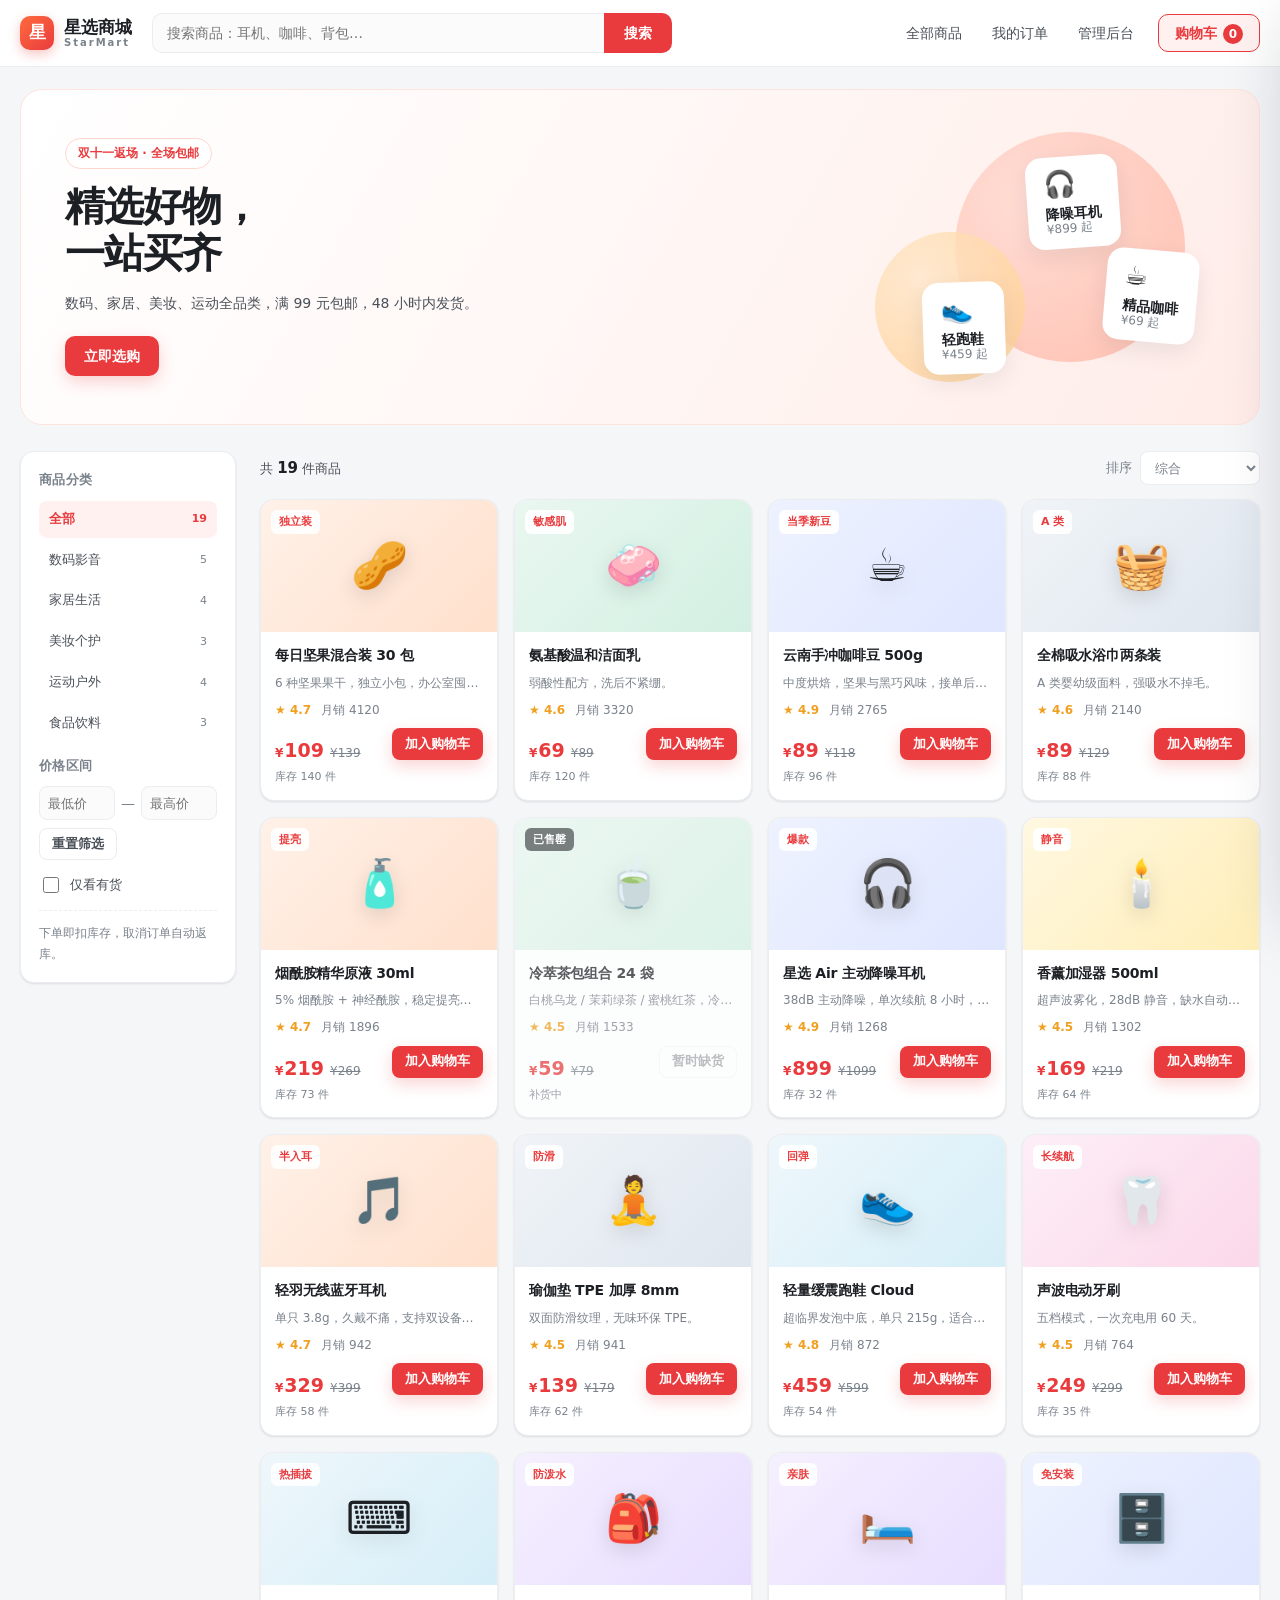
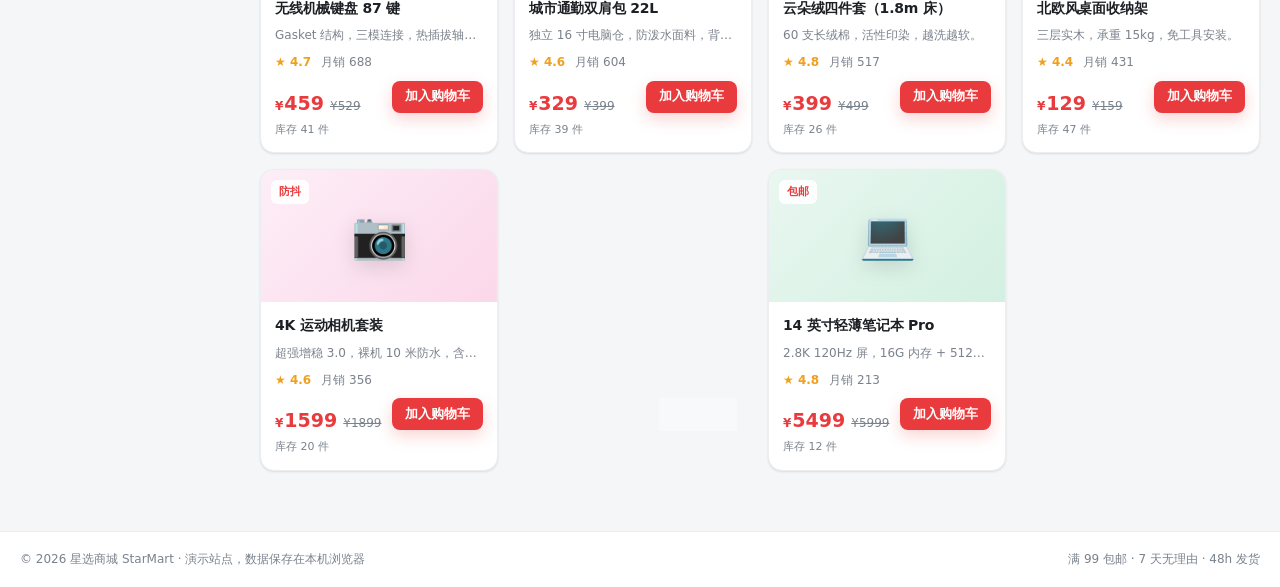
<file: demo/ecommerce/index.html>
<!DOCTYPE html>
<html lang="zh-CN">
<head>
<meta charset="UTF-8">
<meta name="viewport" content="width=device-width, initial-scale=1.0">
<title>星选商城 StarMart · 全品类电商</title>
<link rel="stylesheet" href="styles.css">
</head>
<body>

<header class="topbar">
  <div class="wrap topbar-inner">
    <a class="logo" href="#" data-action="go-shop">
      <span class="logo-mark">星</span>
      <span class="logo-text">星选商城<em>StarMart</em></span>
    </a>

    <div class="search">
      <input id="search-input" type="search" placeholder="搜索商品：耳机、咖啡、背包…" autocomplete="off" aria-label="搜索商品">
      <button class="search-btn" data-action="go-shop" aria-label="搜索">搜索</button>
    </div>

    <nav class="nav">
      <button class="nav-link" data-action="go-shop">全部商品</button>
      <button class="nav-link" data-action="go-orders">我的订单<span id="order-badge" class="dot-badge" hidden></span></button>
      <button class="nav-link" data-action="go-admin">管理后台</button>
      <button class="cart-btn" data-action="open-cart" aria-label="购物车">
        购物车<span id="cart-count" class="count">0</span>
      </button>
    </nav>
  </div>
</header>

<main class="wrap">

  <!-- ===================== 商城 ===================== -->
  <section id="view-shop" class="view">
    <div class="hero">
      <div class="hero-copy">
        <span class="hero-tag">双十一返场 · 全场包邮</span>
        <h1>精选好物，<br>一站买齐</h1>
        <p>数码、家居、美妆、运动全品类，满 99 元包邮，48 小时内发货。</p>
        <button class="btn btn-primary" data-action="scroll-products">立即选购</button>
      </div>
      <div class="hero-art" aria-hidden="true">
        <span class="blob b1"></span><span class="blob b2"></span>
        <div class="float-card">🎧<b>降噪耳机</b><small>¥899 起</small></div>
        <div class="float-card alt">☕<b>精品咖啡</b><small>¥69 起</small></div>
        <div class="float-card alt2">👟<b>轻跑鞋</b><small>¥459 起</small></div>
      </div>
    </div>

    <div id="products" class="shop-body">
      <aside class="filters">
        <div class="filter-block">
          <h3>商品分类</h3>
          <div id="category-list" class="cat-list"></div>
        </div>
        <div class="filter-block">
          <h3>价格区间</h3>
          <div class="price-row">
            <input id="price-min" type="number" min="0" placeholder="最低价" aria-label="最低价">
            <span>—</span>
            <input id="price-max" type="number" min="0" placeholder="最高价" aria-label="最高价">
          </div>
          <button class="btn btn-ghost btn-sm" data-action="clear-filters">重置筛选</button>
        </div>
        <div class="filter-block">
          <label class="switch-row">
            <input id="in-stock-only" type="checkbox">
            <span>仅看有货</span>
          </label>
        </div>
        <div class="filter-tip">下单即扣库存，取消订单自动返库。</div>
      </aside>

      <div class="list-area">
        <div class="toolbar">
          <div class="result-meta">共 <b id="result-count">0</b> 件商品<em id="result-query"></em></div>
          <label class="sort">
            排序
            <select id="sort-select">
              <option value="default">综合</option>
              <option value="sales">销量优先</option>
              <option value="price-asc">价格从低到高</option>
              <option value="price-desc">价格从高到低</option>
              <option value="rating">评分优先</option>
            </select>
          </label>
        </div>
        <div id="product-grid" class="product-grid"></div>
        <div id="empty-state" class="empty" hidden>
          <div class="empty-icon">🔍</div>
          <p>没有符合条件的商品</p>
          <button class="btn btn-ghost" data-action="clear-filters">清除筛选条件</button>
        </div>
      </div>
    </div>
  </section>

  <!-- ===================== 结算 ===================== -->
  <section id="view-checkout" class="view" hidden>
    <div class="page-head">
      <button class="link-back" data-action="go-shop">← 返回商城</button>
      <h2>确认订单</h2>
    </div>
    <div class="checkout-grid">
      <div class="panel">
        <h3 class="panel-title">收货信息</h3>
        <div class="form-grid">
          <label class="field"><span>收货人 <i>*</i></span>
            <input id="ship-name" type="text" placeholder="请输入姓名" autocomplete="name">
          </label>
          <label class="field"><span>手机号 <i>*</i></span>
            <input id="ship-phone" type="tel" inputmode="numeric" maxlength="11" placeholder="11 位手机号" autocomplete="tel">
          </label>
          <label class="field field-wide"><span>详细地址 <i>*</i></span>
            <input id="ship-addr" type="text" placeholder="省 / 市 / 区 + 街道门牌" autocomplete="street-address">
          </label>
          <label class="field field-wide"><span>订单备注</span>
            <input id="ship-note" type="text" placeholder="选填，如：工作日送达">
          </label>
        </div>

        <h3 class="panel-title">配送方式</h3>
        <div class="ship-options">
          <label class="ship-option">
            <input type="radio" name="shipping" value="standard" checked>
            <span><b>标准配送</b><small>2-3 天送达 · 满 99 元包邮</small></span>
          </label>
          <label class="ship-option">
            <input type="radio" name="shipping" value="express">
            <span><b>次日达</b><small>次日 18:00 前送达 · +¥15</small></span>
          </label>
        </div>
      </div>

      <div class="panel panel-summary">
        <h3 class="panel-title">商品清单</h3>
        <div id="checkout-items" class="checkout-items"></div>
        <div class="coupon-row">
          <input id="coupon-input" type="text" placeholder="输入优惠码：SAVE10 / NEW30" aria-label="优惠码">
          <button class="btn btn-ghost btn-sm" data-action="apply-coupon">使用</button>
        </div>
        <div id="coupon-hint" class="coupon-hint"></div>
        <dl class="totals">
          <div><dt>商品小计</dt><dd id="sum-subtotal">¥0.00</dd></div>
          <div><dt>优惠</dt><dd id="sum-discount" class="minus">-¥0.00</dd></div>
          <div><dt>运费</dt><dd id="sum-shipping">¥0.00</dd></div>
          <div class="total"><dt>应付总额</dt><dd id="sum-total">¥0.00</dd></div>
        </dl>
        <button class="btn btn-primary btn-block" data-action="place-order">提交订单</button>
        <p class="fineprint">提交即按当前库存锁定商品，库存不足会自动提示。</p>
      </div>
    </div>
  </section>

  <!-- ===================== 我的订单 ===================== -->
  <section id="view-orders" class="view" hidden>
    <div class="page-head">
      <button class="link-back" data-action="go-shop">← 返回商城</button>
      <h2>我的订单</h2>
    </div>
    <div id="order-list" class="order-list"></div>
    <div id="orders-empty" class="empty" hidden>
      <div class="empty-icon">📦</div>
      <p>还没有订单，去挑几件好物吧</p>
      <button class="btn btn-primary" data-action="go-shop">去逛逛</button>
    </div>
  </section>

  <!-- ===================== 管理后台 ===================== -->
  <section id="view-admin" class="view" hidden>
    <div class="page-head">
      <button class="link-back" data-action="go-shop">← 返回商城</button>
      <h2>管理后台</h2>
      <button class="btn btn-ghost btn-sm" data-action="reset-demo">重置演示数据</button>
    </div>

    <div class="stat-row" id="stat-row"></div>

    <div class="panel">
      <h3 class="panel-title">新增商品</h3>
      <div class="form-grid">
        <label class="field"><span>名称</span><input id="np-name" type="text" placeholder="如：机械键盘"></label>
        <label class="field"><span>分类</span>
          <select id="np-category"></select>
        </label>
        <label class="field"><span>价格（元）</span><input id="np-price" type="number" min="0" step="0.01" placeholder="0.00"></label>
        <label class="field"><span>库存</span><input id="np-stock" type="number" min="0" step="1" placeholder="0"></label>
        <label class="field"><span>封面图标</span><input id="np-emoji" type="text" maxlength="4" placeholder="📦"></label>
        <label class="field"><span>卖点标签</span><input id="np-tags" type="text" placeholder="包邮,新品"></label>
        <label class="field field-wide"><span>商品描述</span><input id="np-desc" type="text" placeholder="一句话介绍"></label>
      </div>
      <button class="btn btn-primary" data-action="add-product">上架商品</button>
    </div>

    <div class="panel">
      <h3 class="panel-title">商品管理 <small id="admin-product-count"></small></h3>
      <div class="table-scroll">
        <table class="data-table">
          <thead>
            <tr><th>商品</th><th>分类</th><th>价格</th><th>库存</th><th>销量</th><th>状态</th><th class="ta-right">操作</th></tr>
          </thead>
          <tbody id="admin-product-rows"></tbody>
        </table>
      </div>
    </div>

    <div class="panel">
      <h3 class="panel-title">订单流水 <small id="admin-order-count"></small></h3>
      <div class="table-scroll">
        <table class="data-table">
          <thead>
            <tr><th>订单号</th><th>下单时间</th><th>收货人</th><th>件数</th><th>金额</th><th>状态</th><th class="ta-right">操作</th></tr>
          </thead>
          <tbody id="admin-order-rows"></tbody>
        </table>
      </div>
    </div>
  </section>

</main>

<footer class="footer">
  <div class="wrap footer-inner">
    <span>© 2026 星选商城 StarMart · 演示站点，数据保存在本机浏览器</span>
    <span>满 99 包邮 · 7 天无理由 · 48h 发货</span>
  </div>
</footer>

<!-- ===================== 购物车抽屉 ===================== -->
<div id="cart-mask" class="mask" hidden></div>
<aside id="cart-drawer" class="drawer" aria-hidden="true" aria-label="购物车">
  <div class="drawer-head">
    <h3>购物车 <small id="cart-summary-count"></small></h3>
    <button class="icon-btn" data-action="close-cart" aria-label="关闭">✕</button>
  </div>
  <div id="cart-items" class="cart-items"></div>
  <div id="cart-empty" class="cart-empty" hidden>
    <div class="empty-icon">🛒</div>
    <p>购物车还是空的</p>
    <button class="btn btn-ghost" data-action="close-cart">去挑商品</button>
  </div>
  <div class="drawer-foot">
    <div class="cart-total-row"><span>合计</span><b id="cart-total">¥0.00</b></div>
    <button class="btn btn-primary btn-block" data-action="go-checkout">去结算</button>
    <button class="btn btn-ghost btn-block btn-sm" data-action="clear-cart">清空购物车</button>
  </div>
</aside>

<!-- ===================== 商品详情弹窗 ===================== -->
<div id="modal-mask" class="mask" hidden></div>
<div id="product-modal" class="modal" role="dialog" aria-modal="true" aria-labelledby="pm-name" hidden>
  <button class="icon-btn modal-close" data-action="close-modal" aria-label="关闭">✕</button>
  <div id="pm-body" class="modal-body"></div>
</div>

<!-- ===================== 下单成功弹窗 ===================== -->
<div id="success-mask" class="mask" hidden></div>
<div id="success-modal" class="modal modal-sm" role="dialog" aria-modal="true" hidden>
  <div class="success-check">✓</div>
  <h3>下单成功</h3>
  <p id="success-text"></p>
  <div class="success-actions">
    <button class="btn btn-primary" data-action="go-orders">查看订单</button>
    <button class="btn btn-ghost" data-action="close-success">继续购物</button>
  </div>
</div>

<div id="toast" class="toast" hidden></div>

<script src="app.js"></script>
</body>
</html>
</file>
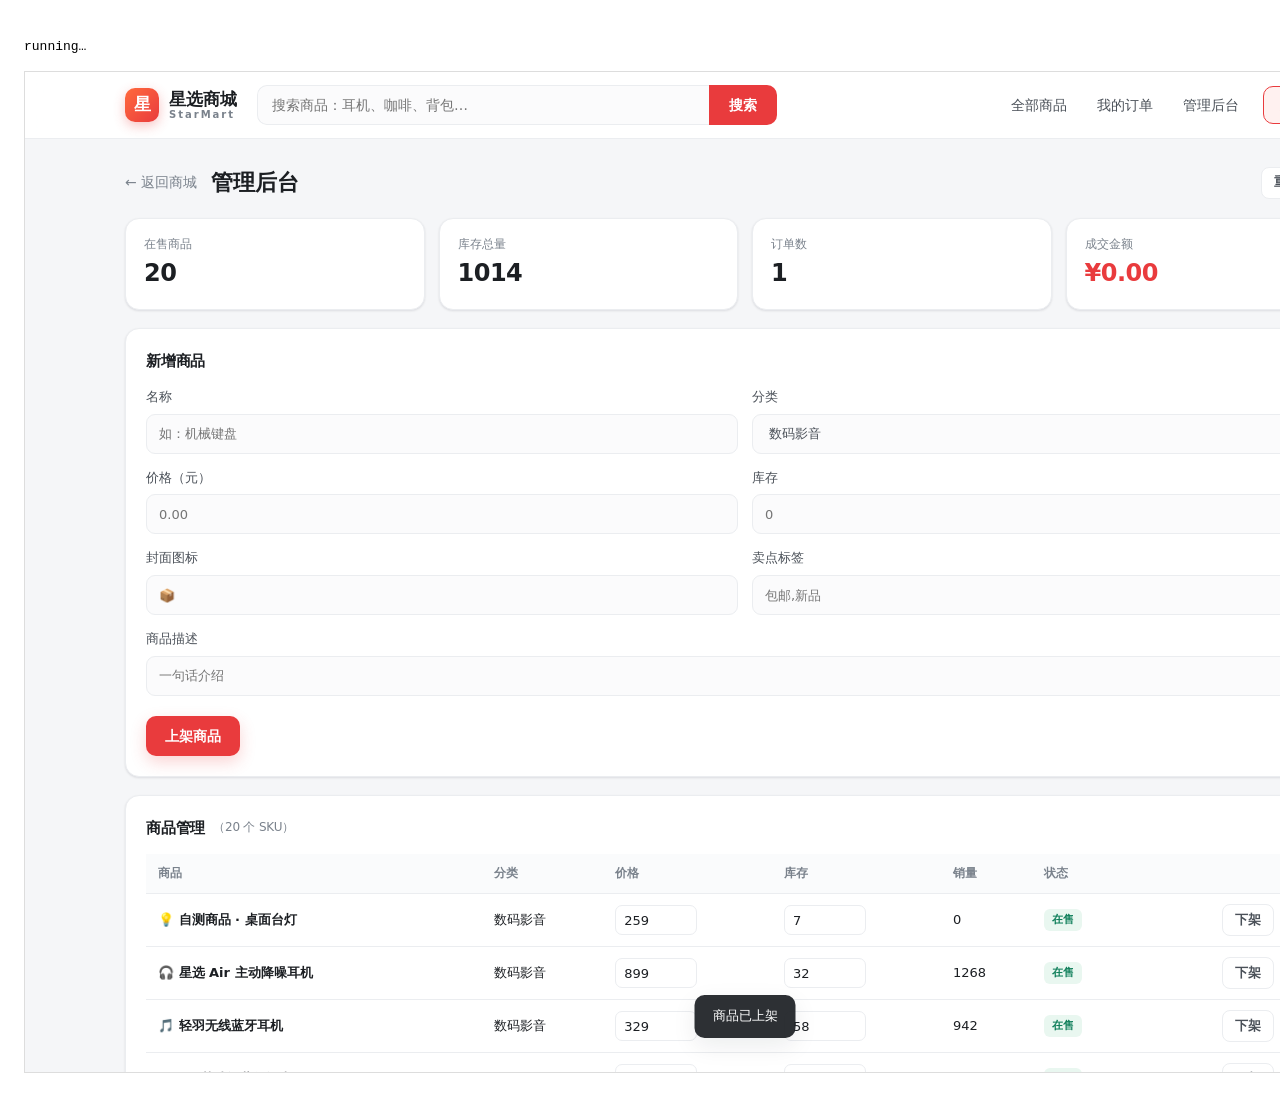
<file: demo/ecommerce/.selftest.html>
<!DOCTYPE html>
<html lang="zh-CN">
<head><meta charset="utf-8"><title>电商页面自测</title>
<style>body{font:13px/1.6 monospace;padding:16px}pre{white-space:pre-wrap}.ok{color:#12805c}.bad{color:#e93b3d}</style>
</head>
<body>
<pre id="report">running…</pre>
<iframe id="app" src="index.html" style="width:1440px;height:1000px;border:1px solid #ddd"></iframe>
<script>
const results = [];
function check(name, cond, extra) {
  results.push((cond ? 'PASS ' : 'FAIL ') + name + (extra === undefined ? '' : '  → ' + extra));
}
const sleep = (ms) => new Promise(r => setTimeout(r, ms));

async function waitFor(fn, timeout = 6000) {
  const start = Date.now();
  while (Date.now() - start < timeout) {
    try { if (fn()) return true; } catch (e) { /* iframe 尚未就绪 */ }
    await sleep(50);
  }
  return false;
}

function fire(win, el, type) {
  el.dispatchEvent(new win.Event(type, { bubbles: true }));
}

(async function run() {
  const frame = document.getElementById('app');
  const errors = [];
  await new Promise(r => frame.addEventListener('load', r, { once: true }));
  let win = frame.contentWindow;
  let doc = frame.contentDocument;
  win.addEventListener('error', e => errors.push(String(e.message)));

  // 从干净状态开始
  win.localStorage.clear();
  frame.src = 'index.html';
  await new Promise(r => frame.addEventListener('load', r, { once: true }));
  win = frame.contentWindow; doc = frame.contentDocument;
  win.addEventListener('error', e => errors.push(String(e.message)));

  check('商品列表渲染', await waitFor(() => doc.querySelectorAll('#product-grid .card').length > 0),
    doc.querySelectorAll('#product-grid .card').length + ' 张卡片');
  check('分类栏渲染', doc.querySelectorAll('#category-list .cat-item').length === 6);

  const q = (sel) => doc.querySelector(sel);
  const qa = (sel) => Array.from(doc.querySelectorAll(sel));
  const click = (sel) => { const el = q(sel); el.click(); return el; };
  const clickIn = (root, sel) => { const el = root.querySelector(sel); el.click(); return el; };

  // ---- 搜索
  const search = q('#search-input');
  search.value = '耳机';
  fire(win, search, 'input');
  await sleep(60);
  check('搜索「耳机」只返回耳机', qa('#product-grid .card').length === 2, qa('#product-grid .card').map(c => c.querySelector('.card-name').textContent).join(' / '));

  click('[data-action="clear-filters"]');
  await sleep(60);
  check('清空筛选后恢复全部商品', qa('#product-grid .card').length === 19, qa('#product-grid .card').length);

  // ---- 分类
  click('[data-action="pick-category"][data-value="食品饮料"]');
  await sleep(60);
  check('按分类「食品饮料」筛选', qa('#product-grid .card').length === 3, qa('#product-grid .card').length);
  click('[data-action="pick-category"][data-value="全部"]');
  await sleep(60);

  // ---- 读取本地数据，选一件价格 ≥200 且有货的商品
  const dump = () => JSON.parse(win.localStorage.getItem('starmart.v1'));
  const before = dump();
  const target = before.products.filter(p => p.active && p.stock > 1 && p.price >= 200)[0];
  check('种子数据可用', Boolean(target), target && target.name + ' ¥' + target.price + ' 库存' + target.stock);

  click(`[data-action="add-cart"][data-id="${target.id}"]`);
  await sleep(60);
  check('加入购物车后角标为 1', q('#cart-count').textContent === '1', q('#cart-count').textContent);

  click('[data-action="open-cart"]');
  await sleep(80);
  check('购物车抽屉打开且有明细', q('#cart-drawer').classList.contains('open') && qa('#cart-items .cart-item').length === 1);
  clickIn(q('#cart-items'), '[data-action="qty-inc"]');
  await sleep(60);
  check('数量 +1 生效', q('#cart-items .qty-num').textContent === '2', q('#cart-items .qty-num').textContent);

  // ---- 结算
  click('[data-action="go-checkout"]');
  await sleep(80);
  check('进入结算页', !q('#view-checkout').hidden);
  q('#ship-name').value = '付小明';
  q('#ship-phone').value = '13800138000';
  q('#ship-addr').value = '湖南省长沙市岳麓区麓山南路 932 号';
  q('#ship-note').value = '工作日送达';
  q('#coupon-input').value = 'SAVE10';
  click('[data-action="apply-coupon"]');
  await sleep(60);

  const subtotal = target.price * 2;
  const expectTotal = subtotal - 20;            // 满 200 减 20；≥99 免运费
  const shownTotal = Number(q('#sum-total').textContent.replace(/[^\d.]/g, ''));
  check('优惠码与总额计算', Math.abs(shownTotal - expectTotal) < 0.01,
    '小计 ' + q('#sum-subtotal').textContent + ' 优惠 ' + q('#sum-discount').textContent + ' 运费 ' + q('#sum-shipping').textContent + ' 合计 ' + q('#sum-total').textContent);

  click('[data-action="place-order"]');
  await sleep(120);
  check('下单成功弹窗', !q('#success-modal').hidden);

  const after = dump();
  const order = after.orders[0];
  const soldProduct = after.products.find(p => p.id === target.id);
  check('订单已入库', after.orders.length === 1, order && order.id);
  check('购物车已清空', after.cart.length === 0 && q('#cart-count').textContent === '0');
  check('库存已扣减 2', soldProduct.stock === target.stock - 2, target.stock + ' → ' + soldProduct.stock);
  check('订单金额与优惠落库', Math.abs(order.total - expectTotal) < 0.01, order.total);
  check('订单状态为待发货', order.status === 'pending');

  // ---- 我的订单
  click('[data-action="go-orders"]');
  await sleep(120);
  check('订单列表出现 1 笔', qa('#order-list .order-card').length === 1);
  check('订单状态标为待发货', q('#order-list .order-status').textContent === '待发货');

  click('[data-action="cancel-order"]');
  await sleep(120);
  const canceled = dump();
  check('取消订单后状态变更', canceled.orders[0].status === 'canceled', canceled.orders[0].status);
  check('取消后库存返还', canceled.products.find(p => p.id === target.id).stock === target.stock);

  // ---- 管理后台
  click('[data-action="go-admin"]');
  await sleep(120);
  check('后台统计卡渲染 4 项', qa('#stat-row .stat-card').length === 4);
  check('后台商品表渲染', qa('#admin-product-rows tr').length === 19, qa('#admin-product-rows tr').length);
  check('后台订单表渲染', qa('#admin-order-rows tr').length === 1);

  q('#np-name').value = '自测商品 · 桌面台灯';
  q('#np-price').value = '259';
  q('#np-stock').value = '7';
  q('#np-emoji').value = '💡';
  q('#np-tags').value = '新品,护眼';
  q('#np-desc').value = '自测用商品';
  click('[data-action="add-product"]');
  await sleep(120);
  check('新增商品写入', dump().products.length === 20 && qa('#admin-product-rows tr').length === 20,
    dump().products.length);
  click('[data-action="go-shop"]');
  await sleep(120);
  check('新商品出现在商城', qa('#product-grid .card').length === 20, qa('#product-grid .card').length);

  // ---- 库存不足校验
  click('[data-action="open-cart"]');
  await sleep(60);
  check('控制台无 JS 报错', errors.length === 0, errors.join(' | '));

  const failed = results.filter(r => r.startsWith('FAIL'));
  document.getElementById('report').innerHTML =
    results.map(r => '<span class="' + (r.startsWith('PASS') ? 'ok' : 'bad') + '">' + r + '</span>').join('\n')
    + '\n\n' + (failed.length ? '结果：' + failed.length + ' 项失败' : '结果：全部 ' + results.length + ' 项通过');
  document.title = failed.length ? 'SELFTEST-FAIL' : 'SELFTEST-OK';
})().catch(err => {
  document.getElementById('report').textContent = 'HARNESS ERROR: ' + err.stack;
  document.title = 'SELFTEST-ERROR';
});
</script>
</body>
</html>
</file>
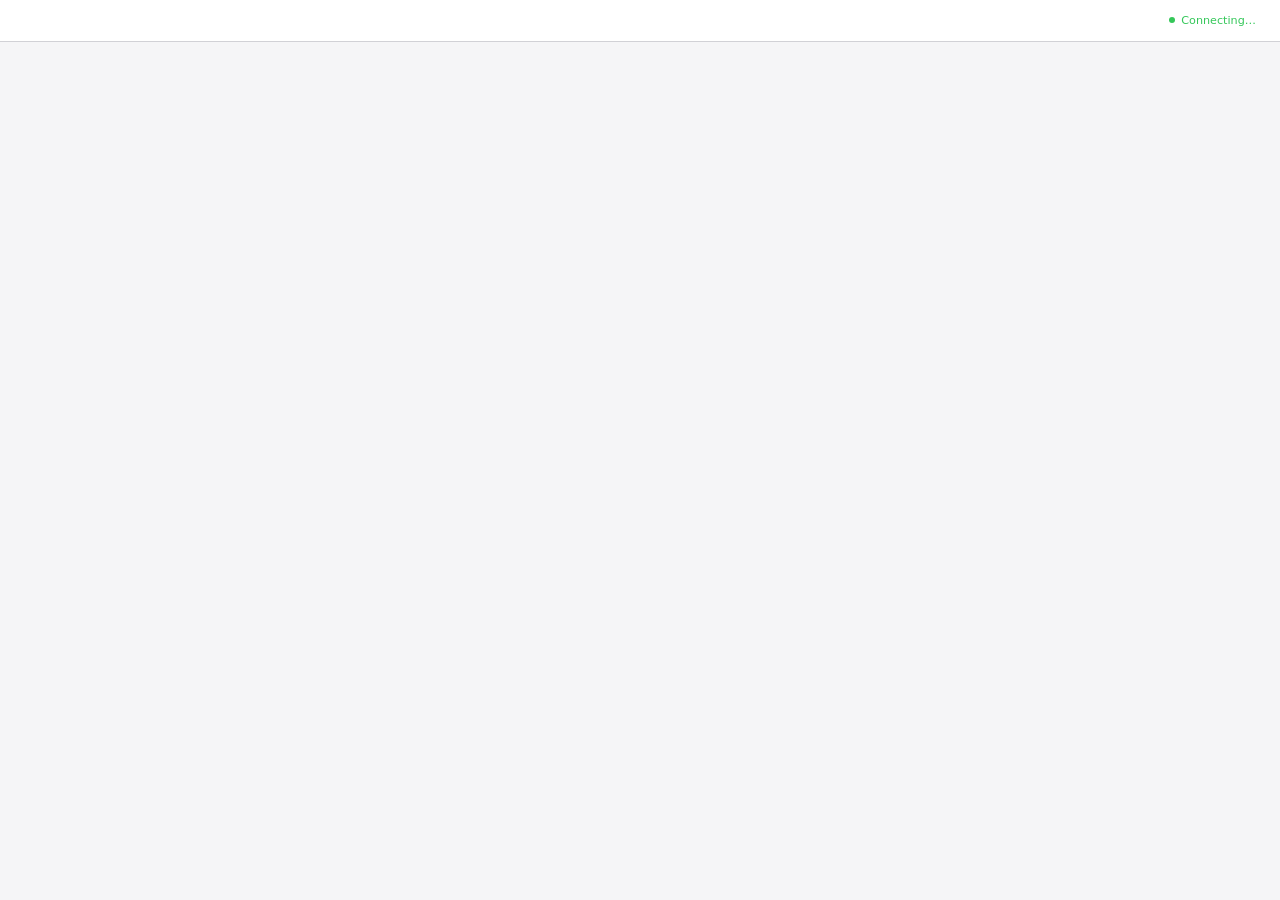
<file: config/skills/sp-brainstorming/references/scripts/frame-template.html>
<!DOCTYPE html>
<html>
<head>
  <meta charset="utf-8">
  <title>Superpowers Brainstorming</title>
  <style>
    /*
     * BRAINSTORM COMPANION FRAME TEMPLATE
     *
     * This template provides a consistent frame with:
     * - OS-aware light/dark theming
     * - Header branding and connection status
     * - Scrollable main content area
     * - CSS helpers for common UI patterns
     *
     * Content is injected via placeholder comment in #frame-content.
     */

    * { box-sizing: border-box; margin: 0; padding: 0; }
    html, body { height: 100%; overflow: hidden; }

    /* ===== THEME VARIABLES ===== */
    :root {
      --bg-primary: #f5f5f7;
      --bg-secondary: #ffffff;
      --bg-tertiary: #e5e5e7;
      --border: #d1d1d6;
      --text-primary: #1d1d1f;
      --text-secondary: #86868b;
      --text-tertiary: #aeaeb2;
      --accent: #0071e3;
      --accent-hover: #0077ed;
      --success: #34c759;
      --warning: #ff9f0a;
      --error: #ff3b30;
      --selected-bg: #e8f4fd;
      --selected-border: #0071e3;
    }

    @media (prefers-color-scheme: dark) {
      :root {
        --bg-primary: #1d1d1f;
        --bg-secondary: #2d2d2f;
        --bg-tertiary: #3d3d3f;
        --border: #424245;
        --text-primary: #f5f5f7;
        --text-secondary: #86868b;
        --text-tertiary: #636366;
        --accent: #0a84ff;
        --accent-hover: #409cff;
        --selected-bg: rgba(10, 132, 255, 0.15);
        --selected-border: #0a84ff;
      }
    }

    body {
      font-family: system-ui, -apple-system, BlinkMacSystemFont, sans-serif;
      background: var(--bg-primary);
      color: var(--text-primary);
      display: flex;
      flex-direction: column;
      line-height: 1.5;
    }

    /* ===== FRAME STRUCTURE ===== */
    .brand { display: flex; align-items: center; min-width: 0; overflow: hidden; color: var(--text-secondary); line-height: 1; }
    .brand a { color: inherit; text-decoration: none; display: flex; align-items: center; gap: 0.5rem; min-width: 0; max-width: 100%; line-height: 1; }
    .brand-copy { display: block; min-width: 0; overflow: hidden; text-overflow: ellipsis; white-space: nowrap; line-height: 1; transform: translateY(-1px); }
    .brand-logo { display: block; height: 1em; width: auto; max-width: 180px; flex-shrink: 0; filter: invert(1); }
    @media (prefers-color-scheme: dark) {
      .brand-logo { filter: none; }
    }
    .status { font-size: 0.7rem; color: var(--status-color, var(--success)); display: flex; align-items: center; gap: 0.4rem; justify-self: end; white-space: nowrap; line-height: 1; }
    .status::before { content: ''; width: 6px; height: 6px; background: var(--status-color, var(--success)); border-radius: 50%; }

    .main { flex: 1; overflow-y: auto; }
    #frame-content { padding: 2rem; min-height: 100%; }

    .header {
      background: var(--bg-secondary);
      border-bottom: 1px solid var(--border);
      padding: 0.5rem 1.5rem;
      flex-shrink: 0;
      display: grid;
      grid-template-columns: minmax(0, 1fr) auto;
      align-items: center;
      gap: 1rem;
      min-height: 42px;
    }
    .header .brand { justify-self: start; width: 100%; font-size: 0.75rem; line-height: 1; }
    .header .status { grid-column: 2; line-height: 1; }
    .header span {
      font-size: 0.75rem;
      color: var(--text-secondary);
    }
    .header .selected-text {
      color: var(--accent);
      font-weight: 500;
    }

    /* ===== TYPOGRAPHY ===== */
    h2 { font-size: 1.5rem; font-weight: 600; margin-bottom: 0.5rem; }
    h3 { font-size: 1.1rem; font-weight: 600; margin-bottom: 0.25rem; }
    .subtitle { color: var(--text-secondary); margin-bottom: 1.5rem; }
    .section { margin-bottom: 2rem; }
    .label { font-size: 0.7rem; color: var(--text-secondary); text-transform: uppercase; letter-spacing: 0.05em; margin-bottom: 0.5rem; }

    /* ===== OPTIONS (for A/B/C choices) ===== */
    .options { display: flex; flex-direction: column; gap: 0.75rem; }
    .option {
      background: var(--bg-secondary);
      border: 2px solid var(--border);
      border-radius: 12px;
      padding: 1rem 1.25rem;
      cursor: pointer;
      transition: all 0.15s ease;
      display: flex;
      align-items: flex-start;
      gap: 1rem;
    }
    .option:hover { border-color: var(--accent); }
    .option.selected { background: var(--selected-bg); border-color: var(--selected-border); }
    .option .letter {
      background: var(--bg-tertiary);
      color: var(--text-secondary);
      width: 1.75rem; height: 1.75rem;
      border-radius: 6px;
      display: flex; align-items: center; justify-content: center;
      font-weight: 600; font-size: 0.85rem; flex-shrink: 0;
    }
    .option.selected .letter { background: var(--accent); color: white; }
    .option .content { flex: 1; }
    .option .content h3 { font-size: 0.95rem; margin-bottom: 0.15rem; }
    .option .content p { color: var(--text-secondary); font-size: 0.85rem; margin: 0; }

    /* ===== CARDS (for showing designs/mockups) ===== */
    .cards { display: grid; grid-template-columns: repeat(auto-fit, minmax(280px, 1fr)); gap: 1rem; }
    .card {
      background: var(--bg-secondary);
      border: 1px solid var(--border);
      border-radius: 12px;
      overflow: hidden;
      cursor: pointer;
      transition: all 0.15s ease;
    }
    .card:hover { border-color: var(--accent); transform: translateY(-2px); box-shadow: 0 4px 12px rgba(0,0,0,0.1); }
    .card.selected { border-color: var(--selected-border); border-width: 2px; }
    .card-image { background: var(--bg-tertiary); aspect-ratio: 16/10; display: flex; align-items: center; justify-content: center; }
    .card-body { padding: 1rem; }
    .card-body h3 { margin-bottom: 0.25rem; }
    .card-body p { color: var(--text-secondary); font-size: 0.85rem; }

    /* ===== MOCKUP CONTAINER ===== */
    .mockup {
      background: var(--bg-secondary);
      border: 1px solid var(--border);
      border-radius: 12px;
      overflow: hidden;
      margin-bottom: 1.5rem;
    }
    .mockup-header {
      background: var(--bg-tertiary);
      padding: 0.5rem 1rem;
      font-size: 0.75rem;
      color: var(--text-secondary);
      border-bottom: 1px solid var(--border);
    }
    .mockup-body { padding: 1.5rem; }

    /* ===== SPLIT VIEW (side-by-side comparison) ===== */
    .split { display: grid; grid-template-columns: 1fr 1fr; gap: 1.5rem; }
    @media (max-width: 700px) { .split { grid-template-columns: 1fr; } }

    /* ===== PROS/CONS ===== */
    .pros-cons { display: grid; grid-template-columns: 1fr 1fr; gap: 1rem; margin: 1rem 0; }
    .pros, .cons { background: var(--bg-secondary); border-radius: 8px; padding: 1rem; }
    .pros h4 { color: var(--success); font-size: 0.85rem; margin-bottom: 0.5rem; }
    .cons h4 { color: var(--error); font-size: 0.85rem; margin-bottom: 0.5rem; }
    .pros ul, .cons ul { margin-left: 1.25rem; font-size: 0.85rem; color: var(--text-secondary); }
    .pros li, .cons li { margin-bottom: 0.25rem; }

    /* ===== PLACEHOLDER (for mockup areas) ===== */
    .placeholder {
      background: var(--bg-tertiary);
      border: 2px dashed var(--border);
      border-radius: 8px;
      padding: 2rem;
      text-align: center;
      color: var(--text-tertiary);
    }

    /* ===== INLINE MOCKUP ELEMENTS ===== */
    .mock-nav { background: var(--accent); color: white; padding: 0.75rem 1rem; display: flex; gap: 1.5rem; font-size: 0.9rem; }
    .mock-sidebar { background: var(--bg-tertiary); padding: 1rem; min-width: 180px; }
    .mock-content { padding: 1.5rem; flex: 1; }
    .mock-button { background: var(--accent); color: white; border: none; padding: 0.5rem 1rem; border-radius: 6px; font-size: 0.85rem; }
    .mock-input { background: var(--bg-primary); border: 1px solid var(--border); border-radius: 6px; padding: 0.5rem; width: 100%; }
  </style>
</head>
<body>
  <div class="header">
    <!-- BRANDING -->
    <div class="status">Connecting…</div>
  </div>

  <div class="main">
    <div id="frame-content">
      <!-- CONTENT -->
    </div>
  </div>

</body>
</html>
</file>
<file: demo/ecommerce/styles.css>
/* ============================================================
   星选商城 StarMart —— 演示用电商前端样式
   纯静态，无外部字体与图片依赖（封面用渐变 + emoji）
   ============================================================ */

:root {
  --brand: #e93b3d;
  --brand-dark: #cc2a2c;
  --brand-soft: #fff1f0;
  --ink: #1c1f23;
  --ink-2: #4a5058;
  --muted: #7a828c;
  --line: #ebedf0;
  --bg: #f5f6f8;
  --card: #ffffff;
  --ok: #12805c;
  --shadow-sm: 0 1px 2px rgba(16, 24, 40, .05), 0 1px 3px rgba(16, 24, 40, .06);
  --shadow-md: 0 8px 24px rgba(16, 24, 40, .08);
  --shadow-lg: 0 24px 60px rgba(16, 24, 40, .18);
  --radius: 14px;
  --radius-sm: 9px;
}

* { box-sizing: border-box; }

html, body { margin: 0; padding: 0; }

body {
  background: var(--bg);
  color: var(--ink);
  font: 14px/1.6 "PingFang SC", "Microsoft YaHei", system-ui, -apple-system, "Segoe UI", sans-serif;
  -webkit-font-smoothing: antialiased;
}

h1, h2, h3, h4 { margin: 0; font-weight: 700; letter-spacing: -.2px; }
p { margin: 0; }
button { font: inherit; color: inherit; cursor: pointer; }
input, select { font: inherit; color: inherit; }
[hidden] { display: none !important; }

.wrap { width: min(1240px, calc(100% - 40px)); margin: 0 auto; }

/* ---------------------------------------------------------- 顶部栏 */
.topbar {
  position: sticky; top: 0; z-index: 40;
  background: rgba(255, 255, 255, .92);
  backdrop-filter: saturate(180%) blur(12px);
  border-bottom: 1px solid var(--line);
}
.topbar-inner {
  display: flex; align-items: center; gap: 20px; height: 66px;
}
.logo { display: flex; align-items: center; gap: 10px; text-decoration: none; color: inherit; flex: none; }
.logo-mark {
  width: 34px; height: 34px; border-radius: 10px; display: grid; place-items: center;
  background: linear-gradient(135deg, #ff6a3d, var(--brand)); color: #fff;
  font-weight: 800; font-size: 17px; box-shadow: 0 4px 12px rgba(233, 59, 61, .3);
}
.logo-text { font-size: 17px; font-weight: 800; line-height: 1.1; display: flex; flex-direction: column; }
.logo-text em { font-size: 10px; font-weight: 600; font-style: normal; letter-spacing: 2px; color: var(--muted); }

.search { flex: 1 1 auto; display: flex; max-width: 520px; }
.search input {
  flex: 1; height: 40px; padding: 0 14px; border: 1.5px solid var(--line);
  border-right: 0; border-radius: 10px 0 0 10px; background: #fbfbfc; outline: none;
  transition: border-color .16s, background .16s;
}
.search input:focus { border-color: var(--brand); background: #fff; }
.search-btn {
  height: 40px; padding: 0 20px; border: 0; border-radius: 0 10px 10px 0;
  background: var(--brand); color: #fff; font-weight: 600;
}
.search-btn:hover { background: var(--brand-dark); }

.nav { display: flex; align-items: center; gap: 6px; margin-left: auto; flex: none; }
.nav-link {
  position: relative; height: 36px; padding: 0 12px; border: 0; border-radius: 9px;
  background: transparent; color: var(--ink-2); font-weight: 500;
}
.nav-link:hover { background: #f2f3f5; color: var(--ink); }
.cart-btn {
  position: relative; height: 38px; padding: 0 16px; margin-left: 6px;
  border: 1.5px solid var(--brand); border-radius: 10px; background: var(--brand-soft);
  color: var(--brand); font-weight: 600;
}
.cart-btn:hover { background: #ffe7e5; }
.cart-btn .count {
  display: inline-grid; place-items: center; min-width: 20px; height: 20px; padding: 0 5px;
  margin-left: 6px; border-radius: 999px; background: var(--brand); color: #fff; font-size: 12px;
}
.dot-badge {
  position: absolute; top: 5px; right: 4px; width: 7px; height: 7px;
  border-radius: 50%; background: var(--brand);
}

/* ---------------------------------------------------------- 首屏 */
.hero {
  position: relative; display: grid; grid-template-columns: 1.05fr .95fr; gap: 24px;
  align-items: center; margin: 22px 0 26px; padding: 42px 44px;
  border-radius: 22px; overflow: hidden;
  background: linear-gradient(120deg, #fff 0%, #fff7f5 48%, #ffece8 100%);
  border: 1px solid #ffe3dd;
}
.hero-copy { position: relative; z-index: 2; }
.hero-tag {
  display: inline-block; margin-bottom: 14px; padding: 5px 12px; border-radius: 999px;
  background: #fff; border: 1px solid #ffd6ce; color: var(--brand); font-size: 12px; font-weight: 600;
}
.hero h1 { font-size: 40px; line-height: 1.18; letter-spacing: -1px; }
.hero p { margin: 14px 0 22px; color: var(--ink-2); max-width: 420px; }
.hero-art { position: relative; height: 250px; }
.blob { position: absolute; border-radius: 50%; filter: blur(0.5px); }
.b1 { width: 230px; height: 230px; right: 30px; top: 0; background: radial-gradient(circle at 30% 30%, #ffd9cf, #ffb9a8); opacity: .85; }
.b2 { width: 150px; height: 150px; right: 190px; bottom: 0; background: radial-gradient(circle at 30% 30%, #ffe7c9, #ffcf8f); opacity: .8; }
.float-card {
  position: absolute; display: flex; flex-direction: column; align-items: flex-start; gap: 2px;
  padding: 14px 18px; border-radius: 16px; background: #fff; box-shadow: var(--shadow-md);
  font-size: 26px; line-height: 1;
}
.float-card b { font-size: 14px; margin-top: 8px; }
.float-card small { font-size: 12px; color: var(--muted); }
.float-card:nth-of-type(1) { right: 96px; top: 24px; transform: rotate(-4deg); }
.float-card.alt { right: 18px; top: 118px; transform: rotate(5deg); }
.float-card.alt2 { right: 210px; top: 150px; transform: rotate(-2deg); }

/* ---------------------------------------------------------- 商城主体 */
.shop-body { display: grid; grid-template-columns: 216px 1fr; gap: 24px; align-items: start; padding-bottom: 40px; }

.filters {
  position: sticky; top: 88px; display: flex; flex-direction: column; gap: 14px;
  padding: 18px; border-radius: var(--radius); background: var(--card);
  border: 1px solid var(--line); box-shadow: var(--shadow-sm);
}
.filter-block h3 { font-size: 13px; color: var(--muted); font-weight: 600; margin-bottom: 10px; letter-spacing: .4px; }
.cat-list { display: flex; flex-direction: column; gap: 4px; }
.cat-item {
  display: flex; align-items: center; justify-content: space-between; gap: 8px;
  padding: 8px 10px; border: 0; border-radius: 8px; background: transparent;
  color: var(--ink-2); text-align: left; font-size: 13px;
}
.cat-item:hover { background: #f5f6f8; color: var(--ink); }
.cat-item.active { background: var(--brand-soft); color: var(--brand); font-weight: 600; }
.cat-item em { font-style: normal; font-size: 11px; color: var(--muted); }
.cat-item.active em { color: var(--brand); }
.price-row { display: flex; align-items: center; gap: 6px; margin-bottom: 8px; }
.price-row input {
  width: 100%; height: 34px; padding: 0 8px; border: 1px solid var(--line);
  border-radius: 8px; background: #fbfbfc; outline: none; font-size: 13px;
}
.price-row input:focus { border-color: var(--brand); background: #fff; }
.price-row span { color: var(--muted); }
.switch-row { display: flex; align-items: center; gap: 8px; font-size: 13px; color: var(--ink-2); cursor: pointer; }
.switch-row input { accent-color: var(--brand); width: 16px; height: 16px; }
.filter-tip { padding-top: 12px; border-top: 1px dashed var(--line); font-size: 12px; color: var(--muted); line-height: 1.7; }

.list-area { min-width: 0; }
.toolbar { display: flex; align-items: center; justify-content: space-between; gap: 12px; margin-bottom: 14px; }
.result-meta { color: var(--ink-2); font-size: 13px; }
.result-meta b { color: var(--ink); font-size: 15px; }
.result-meta em { font-style: normal; color: var(--muted); margin-left: 6px; }
.sort { display: flex; align-items: center; gap: 8px; font-size: 13px; color: var(--muted); }
.sort select {
  height: 34px; padding: 0 10px; border: 1px solid var(--line); border-radius: 8px;
  background: #fff; outline: none;
}

.product-grid { display: grid; grid-template-columns: repeat(auto-fill, minmax(232px, 1fr)); gap: 16px; }

.card {
  display: flex; flex-direction: column; overflow: hidden;
  background: var(--card); border: 1px solid var(--line); border-radius: var(--radius);
  box-shadow: var(--shadow-sm); transition: transform .16s, box-shadow .16s, border-color .16s;
}
.card:hover { transform: translateY(-3px); box-shadow: var(--shadow-md); border-color: #e2e5e9; }
.card.is-out { opacity: .72; }
.card-cover {
  position: relative; height: 132px; display: grid; place-items: center;
  background: linear-gradient(135deg, var(--g1, #eef1f5), var(--g2, #dfe4ea));
  cursor: pointer;
}
.card-cover .emoji { font-size: 46px; filter: drop-shadow(0 6px 10px rgba(0, 0, 0, .12)); }
.card-cover .badge {
  position: absolute; left: 10px; top: 10px; padding: 3px 8px; border-radius: 6px;
  background: rgba(255, 255, 255, .92); color: var(--brand); font-size: 11px; font-weight: 700;
}
.card-cover .badge-soldout { background: rgba(28, 31, 35, .78); color: #fff; }
.card-body { display: flex; flex-direction: column; gap: 8px; padding: 14px; flex: 1; }
.card-name {
  font-size: 14px; font-weight: 650; line-height: 1.4; cursor: pointer;
  display: -webkit-box; -webkit-line-clamp: 2; -webkit-box-orient: vertical; overflow: hidden;
}
.card-name:hover { color: var(--brand); }
.card-desc { font-size: 12px; color: var(--muted); display: -webkit-box; -webkit-line-clamp: 1; -webkit-box-orient: vertical; overflow: hidden; }
.card-meta { display: flex; align-items: center; gap: 10px; font-size: 12px; color: var(--muted); }
.rating { color: #f0a020; font-weight: 600; }
.card-foot { display: flex; align-items: flex-end; justify-content: space-between; gap: 8px; margin-top: auto; }
.price { color: var(--brand); font-weight: 800; font-size: 19px; line-height: 1; }
.price em { font-style: normal; font-size: 12px; font-weight: 700; margin-right: 1px; }
.price-original { margin-left: 6px; font-size: 12px; font-weight: 500; color: var(--muted); text-decoration: line-through; }
.card-stock { font-size: 11px; color: var(--muted); }
.card-stock.low { color: #d97706; }

.empty { display: grid; justify-items: center; gap: 10px; padding: 60px 20px; color: var(--muted); }
.empty-icon { font-size: 40px; }

/* ---------------------------------------------------------- 按钮 */
.btn {
  display: inline-flex; align-items: center; justify-content: center; gap: 6px;
  height: 40px; padding: 0 18px; border: 1px solid transparent; border-radius: 10px;
  font-weight: 600; transition: background .16s, border-color .16s, transform .1s, color .16s;
}
.btn:active { transform: translateY(1px); }
.btn-primary { background: var(--brand); color: #fff; box-shadow: 0 6px 16px rgba(233, 59, 61, .22); }
.btn-primary:hover { background: var(--brand-dark); }
.btn-ghost { background: #fff; border-color: var(--line); color: var(--ink-2); }
.btn-ghost:hover { border-color: #d6dae0; color: var(--ink); }
.btn-sm { height: 32px; padding: 0 12px; border-radius: 8px; font-size: 13px; }
.btn-block { width: 100%; }
.btn[disabled] { opacity: .5; cursor: not-allowed; box-shadow: none; }

/* ---------------------------------------------------------- 通用页面头 */
.page-head { display: flex; align-items: center; gap: 14px; margin: 26px 0 18px; }
.page-head h2 { font-size: 22px; }
.page-head .btn { margin-left: auto; }
.link-back { border: 0; background: transparent; color: var(--muted); padding: 0; }
.link-back:hover { color: var(--brand); }

/* ---------------------------------------------------------- 结算 */
.checkout-grid { display: grid; grid-template-columns: 1fr 380px; gap: 20px; align-items: start; padding-bottom: 40px; }
.panel {
  padding: 20px; border-radius: var(--radius); background: var(--card);
  border: 1px solid var(--line); box-shadow: var(--shadow-sm);
}
.view .panel + .panel { margin-top: 18px; }
.panel-title { font-size: 15px; margin-bottom: 14px; display: flex; align-items: center; gap: 8px; }
.panel-title small { font-weight: 500; color: var(--muted); font-size: 12px; }
.form-grid { display: grid; grid-template-columns: 1fr 1fr; gap: 14px; margin-bottom: 20px; }
.field { display: flex; flex-direction: column; gap: 6px; font-size: 13px; color: var(--ink-2); }
.field-wide { grid-column: 1 / -1; }
.field i { color: var(--brand); font-style: normal; }
.field input, .field select {
  height: 40px; padding: 0 12px; border: 1px solid var(--line); border-radius: 9px;
  background: #fbfbfc; outline: none; transition: border-color .16s, background .16s;
}
.field input:focus, .field select:focus { border-color: var(--brand); background: #fff; }
.field.invalid input { border-color: var(--brand); background: #fff6f5; }
.field-error { font-size: 12px; color: var(--brand); }

.ship-options { display: grid; gap: 10px; }
.ship-option {
  display: flex; align-items: flex-start; gap: 10px; padding: 12px 14px;
  border: 1.5px solid var(--line); border-radius: 10px; cursor: pointer;
}
.ship-option:has(input:checked) { border-color: var(--brand); background: var(--brand-soft); }
.ship-option input { accent-color: var(--brand); margin-top: 3px; }
.ship-option span { display: flex; flex-direction: column; }
.ship-option small { color: var(--muted); font-size: 12px; }

.panel-summary { position: sticky; top: 88px; }
.checkout-items { display: flex; flex-direction: column; gap: 12px; margin-bottom: 16px; }
.checkout-item { display: flex; align-items: center; gap: 10px; font-size: 13px; }
.checkout-item .thumb {
  width: 42px; height: 42px; border-radius: 9px; display: grid; place-items: center;
  background: linear-gradient(135deg, var(--g1, #eef1f5), var(--g2, #dfe4ea)); font-size: 20px; flex: none;
}
.checkout-item .name { flex: 1; min-width: 0; overflow: hidden; text-overflow: ellipsis; white-space: nowrap; }
.checkout-item .qty { color: var(--muted); }
.checkout-item .amt { font-weight: 600; }

.coupon-row { display: flex; gap: 8px; }
.coupon-row input {
  flex: 1; height: 36px; padding: 0 12px; border: 1px dashed #d6dae0; border-radius: 9px;
  background: #fbfbfc; outline: none; font-size: 13px;
}
.coupon-hint { min-height: 18px; margin: 6px 0 10px; font-size: 12px; color: var(--muted); }
.coupon-hint.ok { color: var(--ok); }
.coupon-hint.bad { color: var(--brand); }

.totals { margin: 0 0 16px; padding-top: 14px; border-top: 1px dashed var(--line); }
.totals div { display: flex; justify-content: space-between; padding: 4px 0; font-size: 13px; color: var(--ink-2); }
.totals dt { margin: 0; }
.totals dd { margin: 0; }
.totals .minus { color: var(--ok); }
.totals .total { margin-top: 8px; padding-top: 12px; border-top: 1px solid var(--line); font-size: 15px; color: var(--ink); }
.totals .total dd { color: var(--brand); font-weight: 800; font-size: 21px; }
.fineprint { margin-top: 10px; font-size: 12px; color: var(--muted); text-align: center; }

/* ---------------------------------------------------------- 订单 */
.order-list { display: flex; flex-direction: column; gap: 14px; padding-bottom: 40px; }
.order-card { border: 1px solid var(--line); border-radius: var(--radius); background: var(--card); box-shadow: var(--shadow-sm); overflow: hidden; }
.order-head {
  display: flex; align-items: center; gap: 14px; padding: 12px 18px;
  background: #fafbfc; border-bottom: 1px solid var(--line); font-size: 12px; color: var(--muted);
}
.order-head b { color: var(--ink); font-size: 13px; }
.order-status { margin-left: auto; padding: 3px 10px; border-radius: 999px; font-size: 12px; font-weight: 600; }
.status-pending { background: #fff7e6; color: #b45309; }
.status-shipped { background: #eaf3ff; color: #1d4ed8; }
.status-done { background: #e9f7f0; color: var(--ok); }
.status-canceled { background: #f2f3f5; color: var(--muted); }
.order-body { display: flex; flex-direction: column; gap: 10px; padding: 14px 18px; }
.order-item { display: flex; align-items: center; gap: 12px; font-size: 13px; }
.order-item .thumb {
  width: 44px; height: 44px; border-radius: 10px; display: grid; place-items: center;
  background: linear-gradient(135deg, var(--g1, #eef1f5), var(--g2, #dfe4ea)); font-size: 21px; flex: none;
}
.order-item .name { flex: 1; }
.order-item .qty { color: var(--muted); }
.order-foot {
  display: flex; align-items: center; gap: 10px; padding: 12px 18px;
  border-top: 1px dashed var(--line); font-size: 13px; color: var(--ink-2);
}
.order-foot .addr { color: var(--muted); font-size: 12px; }
.order-foot .amount { margin-left: auto; }
.order-foot .amount b { color: var(--brand); font-size: 17px; }

/* ---------------------------------------------------------- 管理后台 */
.stat-row { display: grid; grid-template-columns: repeat(4, 1fr); gap: 14px; margin-bottom: 18px; }
.stat-card { padding: 16px 18px; border-radius: var(--radius); background: var(--card); border: 1px solid var(--line); box-shadow: var(--shadow-sm); }
.stat-card span { display: block; font-size: 12px; color: var(--muted); }
.stat-card b { font-size: 24px; letter-spacing: -.5px; }
.stat-card.brand b { color: var(--brand); }

.table-scroll { overflow-x: auto; }
.data-table { width: 100%; border-collapse: collapse; font-size: 13px; }
.data-table th, .data-table td { padding: 10px 12px; border-bottom: 1px solid var(--line); text-align: left; white-space: nowrap; }
.data-table th { font-size: 12px; color: var(--muted); font-weight: 600; background: #fafbfc; }
.data-table tbody tr:hover { background: #fbfbfc; }
.data-table td.cell-name { white-space: normal; min-width: 180px; font-weight: 600; }
.data-table .ta-right { text-align: right; }
.data-table .mini-input { width: 82px; height: 30px; padding: 0 8px; border: 1px solid var(--line); border-radius: 7px; background: #fff; }
.row-actions { display: flex; gap: 6px; justify-content: flex-end; }
.tag { display: inline-block; padding: 2px 8px; border-radius: 6px; font-size: 11px; font-weight: 600; }
.tag-on { background: #e9f7f0; color: var(--ok); }
.tag-off { background: #f2f3f5; color: var(--muted); }
.empty-row { text-align: center; color: var(--muted); padding: 24px; }

/* ---------------------------------------------------------- 购物车抽屉 */
.mask {
  position: fixed; inset: 0; z-index: 50; background: rgba(20, 24, 30, .38);
  opacity: 0; transition: opacity .2s;
}
.mask.show { opacity: 1; }
.drawer {
  position: fixed; top: 0; right: 0; z-index: 60; display: flex; flex-direction: column;
  width: min(400px, 100%); height: 100%; background: #fff; box-shadow: var(--shadow-lg);
  transform: translateX(102%); transition: transform .24s cubic-bezier(.32, .72, 0, 1);
}
.drawer.open { transform: none; }
.drawer-head { display: flex; align-items: center; justify-content: space-between; padding: 18px 20px; border-bottom: 1px solid var(--line); }
.drawer-head h3 { font-size: 16px; }
.drawer-head small { font-weight: 500; color: var(--muted); font-size: 12px; margin-left: 4px; }
.cart-items { flex: 1; overflow-y: auto; padding: 14px 20px; display: flex; flex-direction: column; gap: 14px; }
.cart-item { display: flex; gap: 12px; }
.cart-thumb {
  width: 64px; height: 64px; border-radius: 11px; display: grid; place-items: center;
  background: linear-gradient(135deg, var(--g1, #eef1f5), var(--g2, #dfe4ea)); font-size: 28px; flex: none;
}
.cart-info { flex: 1; min-width: 0; display: flex; flex-direction: column; gap: 6px; }
.cart-info .name { font-size: 13px; font-weight: 600; line-height: 1.4; }
.cart-info .meta { display: flex; align-items: center; gap: 8px; }
.cart-info .price { font-size: 15px; }
.qty { display: inline-flex; align-items: center; border: 1px solid var(--line); border-radius: 8px; overflow: hidden; }
.qty-btn { width: 26px; height: 26px; border: 0; background: #fafbfc; color: var(--ink-2); font-size: 15px; line-height: 1; }
.qty-btn:hover { background: #f0f1f3; }
.qty-num { min-width: 28px; text-align: center; font-size: 13px; }
.cart-line-total { font-weight: 700; color: var(--ink); }
.icon-btn { width: 32px; height: 32px; border: 0; border-radius: 8px; background: transparent; color: var(--muted); font-size: 15px; }
.icon-btn:hover { background: #f2f3f5; color: var(--ink); }
.cart-empty { flex: 1; display: grid; place-items: center; align-content: center; gap: 10px; color: var(--muted); }
.drawer-foot { padding: 16px 20px 20px; border-top: 1px solid var(--line); }
.cart-total-row { display: flex; justify-content: space-between; align-items: baseline; margin-bottom: 12px; color: var(--ink-2); }
.cart-total-row b { font-size: 22px; color: var(--brand); }
.drawer-foot .btn + .btn { margin-top: 8px; }

/* ---------------------------------------------------------- 弹窗 */
.modal {
  position: fixed; z-index: 60; top: 50%; left: 50%; transform: translate(-50%, -48%) scale(.98);
  width: min(760px, calc(100% - 32px)); max-height: 86vh; overflow: auto;
  background: #fff; border-radius: 18px; box-shadow: var(--shadow-lg);
  opacity: 0; transition: opacity .18s, transform .18s;
}
.modal.show { opacity: 1; transform: translate(-50%, -50%) scale(1); }
.modal-sm { width: min(400px, calc(100% - 32px)); text-align: center; padding: 30px 26px; }
.modal-close { position: absolute; top: 12px; right: 12px; }
.modal-body { display: grid; grid-template-columns: 300px 1fr; gap: 24px; padding: 24px; }
.pm-cover {
  height: 300px; border-radius: 14px; display: grid; place-items: center;
  background: linear-gradient(135deg, var(--g1, #eef1f5), var(--g2, #dfe4ea));
}
.pm-cover span { font-size: 96px; filter: drop-shadow(0 10px 18px rgba(0, 0, 0, .14)); }
.pm-info { display: flex; flex-direction: column; gap: 12px; }
.pm-cat { font-size: 12px; color: var(--muted); }
.pm-info h2 { font-size: 21px; line-height: 1.35; }
.pm-price { display: flex; align-items: baseline; gap: 10px; }
.pm-price .price { font-size: 28px; }
.pm-tags { display: flex; flex-wrap: wrap; gap: 6px; }
.pm-tag { padding: 3px 9px; border-radius: 6px; background: var(--brand-soft); color: var(--brand); font-size: 12px; }
.pm-desc { color: var(--ink-2); font-size: 13px; }
.pm-specs { display: grid; grid-template-columns: 1fr 1fr; gap: 8px 18px; padding: 12px 14px; border-radius: 10px; background: #fafbfc; font-size: 12px; color: var(--ink-2); }
.pm-specs div { display: flex; justify-content: space-between; gap: 10px; }
.pm-specs b { color: var(--ink); font-weight: 600; }
.pm-actions { display: flex; align-items: center; gap: 10px; margin-top: auto; }
.success-check {
  width: 56px; height: 56px; margin: 0 auto 14px; border-radius: 50%;
  display: grid; place-items: center; background: #e9f7f0; color: var(--ok); font-size: 26px; font-weight: 800;
}
.modal-sm h3 { font-size: 18px; margin-bottom: 8px; }
.modal-sm p { color: var(--muted); font-size: 13px; }
.success-actions { display: flex; gap: 10px; justify-content: center; margin-top: 20px; }

/* ---------------------------------------------------------- 提示 */
.toast {
  position: fixed; left: 50%; bottom: 34px; transform: translate(-50%, 12px);
  z-index: 80; padding: 11px 18px; border-radius: 10px; background: rgba(28, 31, 35, .92);
  color: #fff; font-size: 13px; box-shadow: var(--shadow-md); opacity: 0; transition: opacity .2s, transform .2s;
}
.toast.show { opacity: 1; transform: translate(-50%, 0); }

/* ---------------------------------------------------------- 页脚 */
.footer { margin-top: 20px; background: #fff; border-top: 1px solid var(--line); }
.footer-inner { display: flex; justify-content: space-between; gap: 12px; padding: 18px 0; font-size: 12px; color: var(--muted); }

/* ---------------------------------------------------------- 响应式 */
@media (max-width: 1080px) {
  .hero { grid-template-columns: 1fr; padding: 30px; }
  .hero-art { display: none; }
  .checkout-grid { grid-template-columns: 1fr; }
  .panel-summary { position: static; }
  .stat-row { grid-template-columns: repeat(2, 1fr); }
}
@media (max-width: 860px) {
  .topbar-inner { flex-wrap: wrap; height: auto; padding: 10px 0; gap: 10px; }
  .search { order: 3; max-width: none; flex-basis: 100%; }
  .nav { margin-left: auto; }
  .nav-link { display: none; }
  .shop-body { grid-template-columns: 1fr; }
  .filters { position: static; }
  .cat-list { flex-direction: row; flex-wrap: wrap; }
  .product-grid { grid-template-columns: repeat(auto-fill, minmax(160px, 1fr)); }
  .modal-body { grid-template-columns: 1fr; }
  .pm-cover { height: 200px; }
  .form-grid { grid-template-columns: 1fr; }
  .footer-inner { flex-direction: column; }
}
</file>
